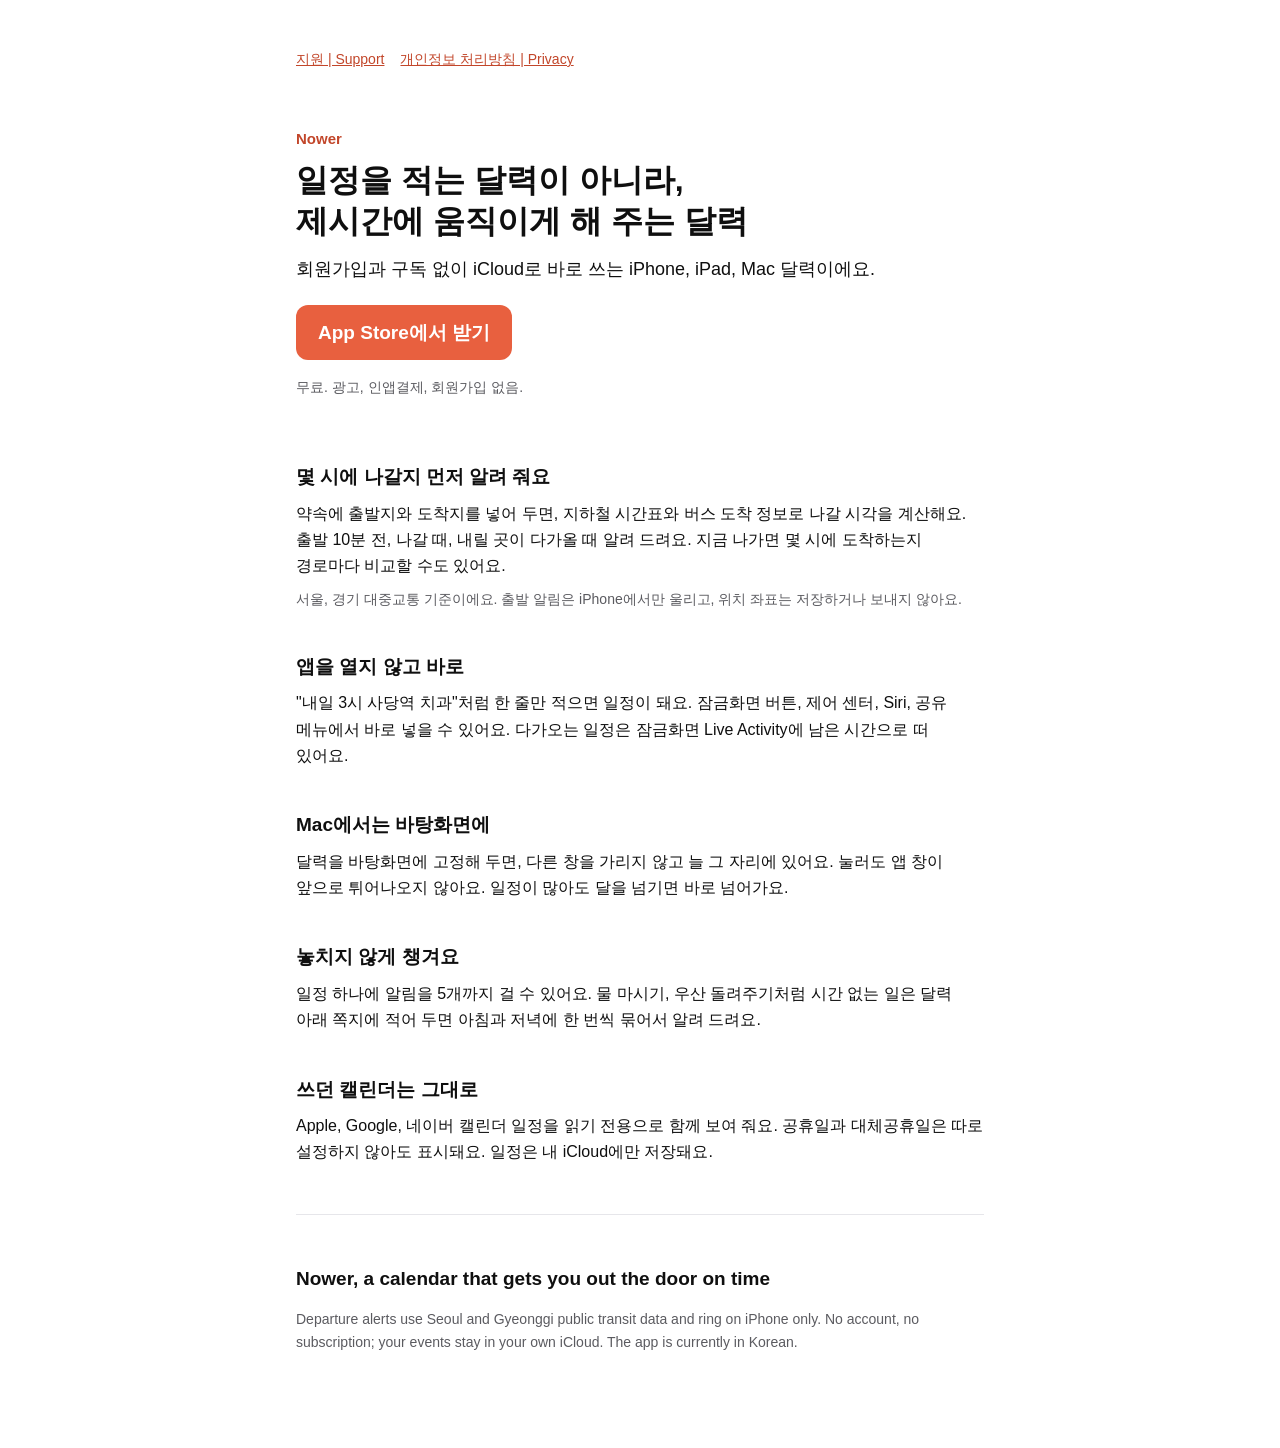
<file: index.html>
<!doctype html><html lang="ko"><head><meta charset="utf-8"><meta name="viewport" content="width=device-width,initial-scale=1">
<title>Nower | 제시간에 움직이게 해 주는 달력</title>
<meta name="description" content="일정을 적는 달력이 아니라, 제시간에 움직이게 해 주는 달력. 회원가입과 구독 없이 iCloud로 바로 쓰는 iPhone, iPad, Mac 달력.">
<link rel="stylesheet" href="style.css"></head><body><main>
<nav><a href="support.html">지원 | Support</a><a href="privacy.html">개인정보 처리방침 | Privacy</a></nav>

<header class="hero">
<p class="eyebrow">Nower</p>
<h1>일정을 적는 달력이 아니라,<br>제시간에 움직이게 해 주는 달력</h1>
<p class="lead">회원가입과 구독 없이 iCloud로 바로 쓰는 iPhone, iPad, Mac 달력이에요.</p>
<p><a class="cta" href="https://apps.apple.com/kr/app/id6743954536">App Store에서 받기</a></p>
<p class="meta">무료. 광고, 인앱결제, 회원가입 없음.</p>
</header>

<section class="point">
<h2>몇 시에 나갈지 먼저 알려 줘요</h2>
<p>약속에 출발지와 도착지를 넣어 두면, 지하철 시간표와 버스 도착 정보로 나갈 시각을 계산해요. 출발 10분 전, 나갈 때, 내릴 곳이 다가올 때 알려 드려요. 지금 나가면 몇 시에 도착하는지 경로마다 비교할 수도 있어요.</p>
<p class="meta">서울, 경기 대중교통 기준이에요. 출발 알림은 iPhone에서만 울리고, 위치 좌표는 저장하거나 보내지 않아요.</p>
</section>

<section class="point">
<h2>앱을 열지 않고 바로</h2>
<p>"내일 3시 사당역 치과"처럼 한 줄만 적으면 일정이 돼요. 잠금화면 버튼, 제어 센터, Siri, 공유 메뉴에서 바로 넣을 수 있어요. 다가오는 일정은 잠금화면 Live Activity에 남은 시간으로 떠 있어요.</p>
</section>

<section class="point">
<h2>Mac에서는 바탕화면에</h2>
<p>달력을 바탕화면에 고정해 두면, 다른 창을 가리지 않고 늘 그 자리에 있어요. 눌러도 앱 창이 앞으로 튀어나오지 않아요. 일정이 많아도 달을 넘기면 바로 넘어가요.</p>
</section>

<section class="point">
<h2>놓치지 않게 챙겨요</h2>
<p>일정 하나에 알림을 5개까지 걸 수 있어요. 물 마시기, 우산 돌려주기처럼 시간 없는 일은 달력 아래 쪽지에 적어 두면 아침과 저녁에 한 번씩 묶어서 알려 드려요.</p>
</section>

<section class="point">
<h2>쓰던 캘린더는 그대로</h2>
<p>Apple, Google, 네이버 캘린더 일정을 읽기 전용으로 함께 보여 줘요. 공휴일과 대체공휴일은 따로 설정하지 않아도 표시돼요. 일정은 내 iCloud에만 저장돼요.</p>
</section>

<hr>

<section lang="en">
<h2>Nower, a calendar that gets you out the door on time</h2>
<p class="meta">Departure alerts use Seoul and Gyeonggi public transit data and ring on iPhone only. No account, no subscription; your events stay in your own iCloud. The app is currently in Korean.</p>
</section>
</main></body></html>
</file>
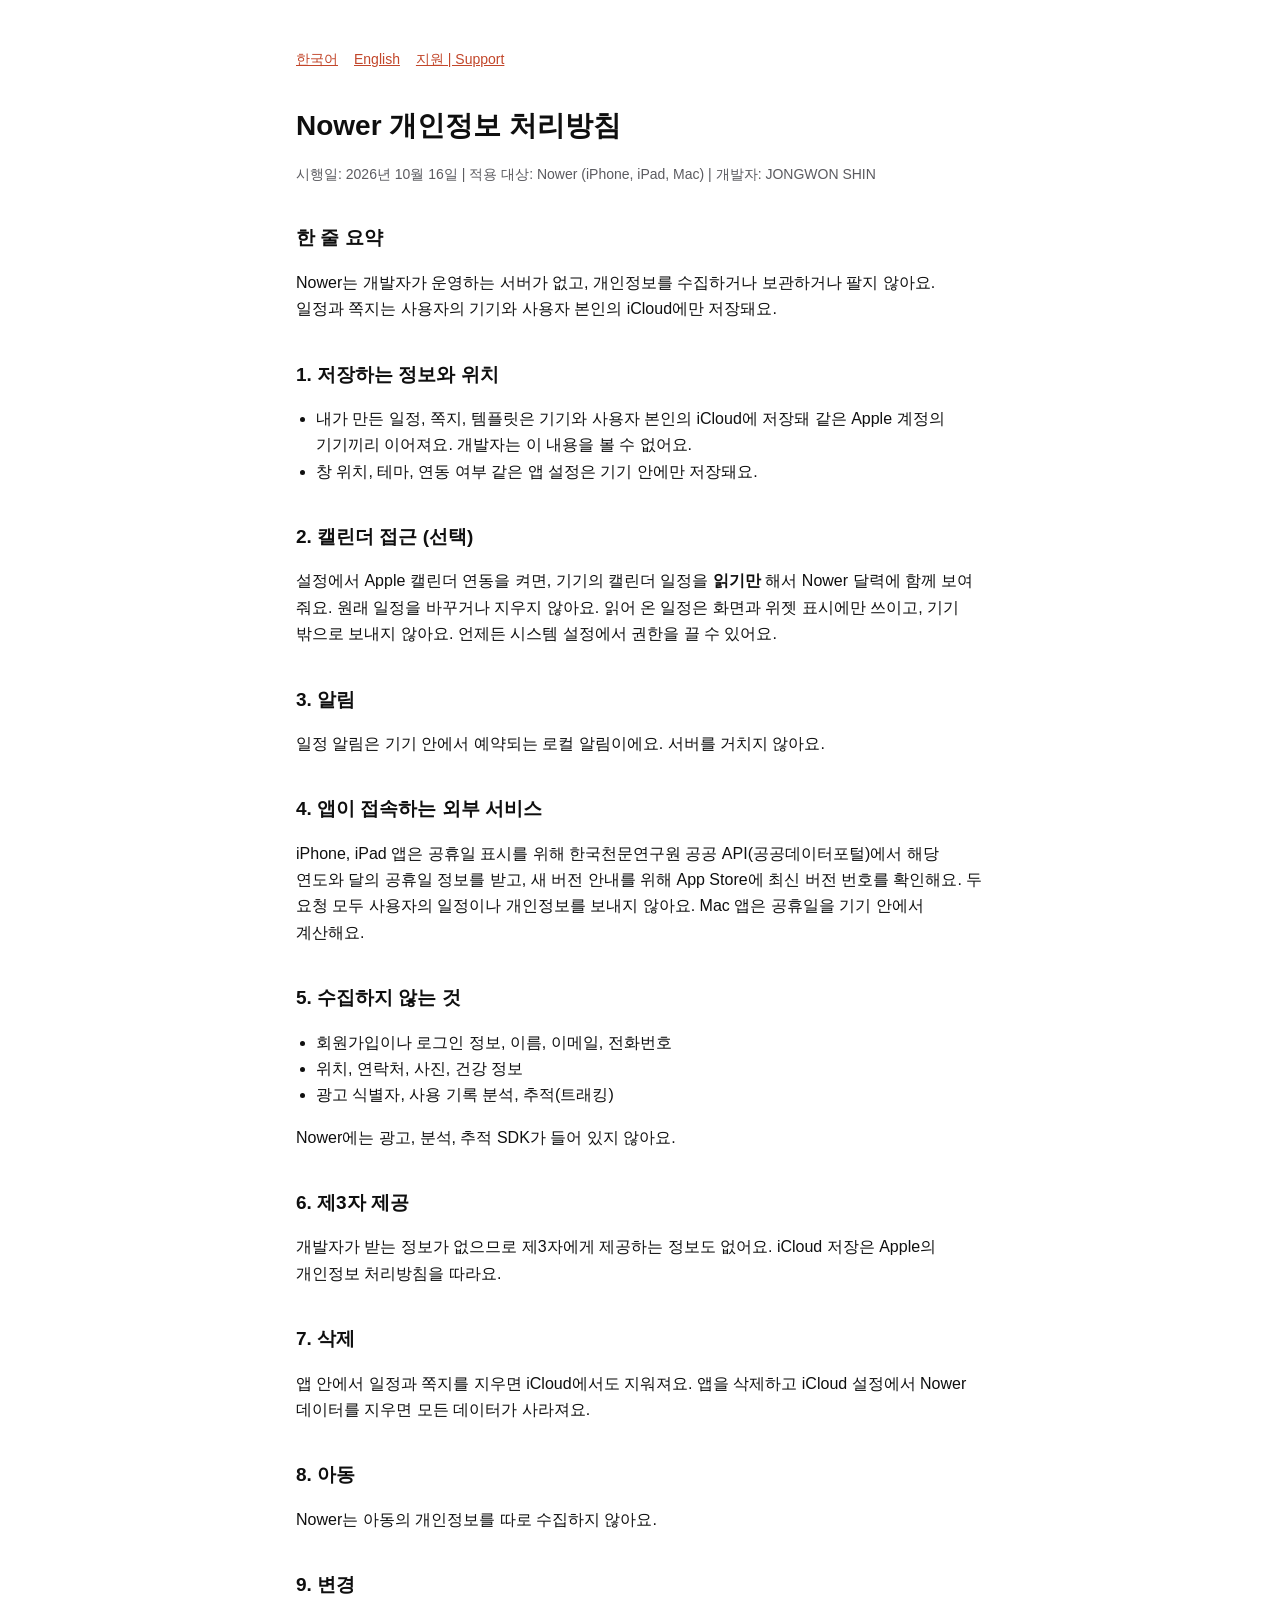
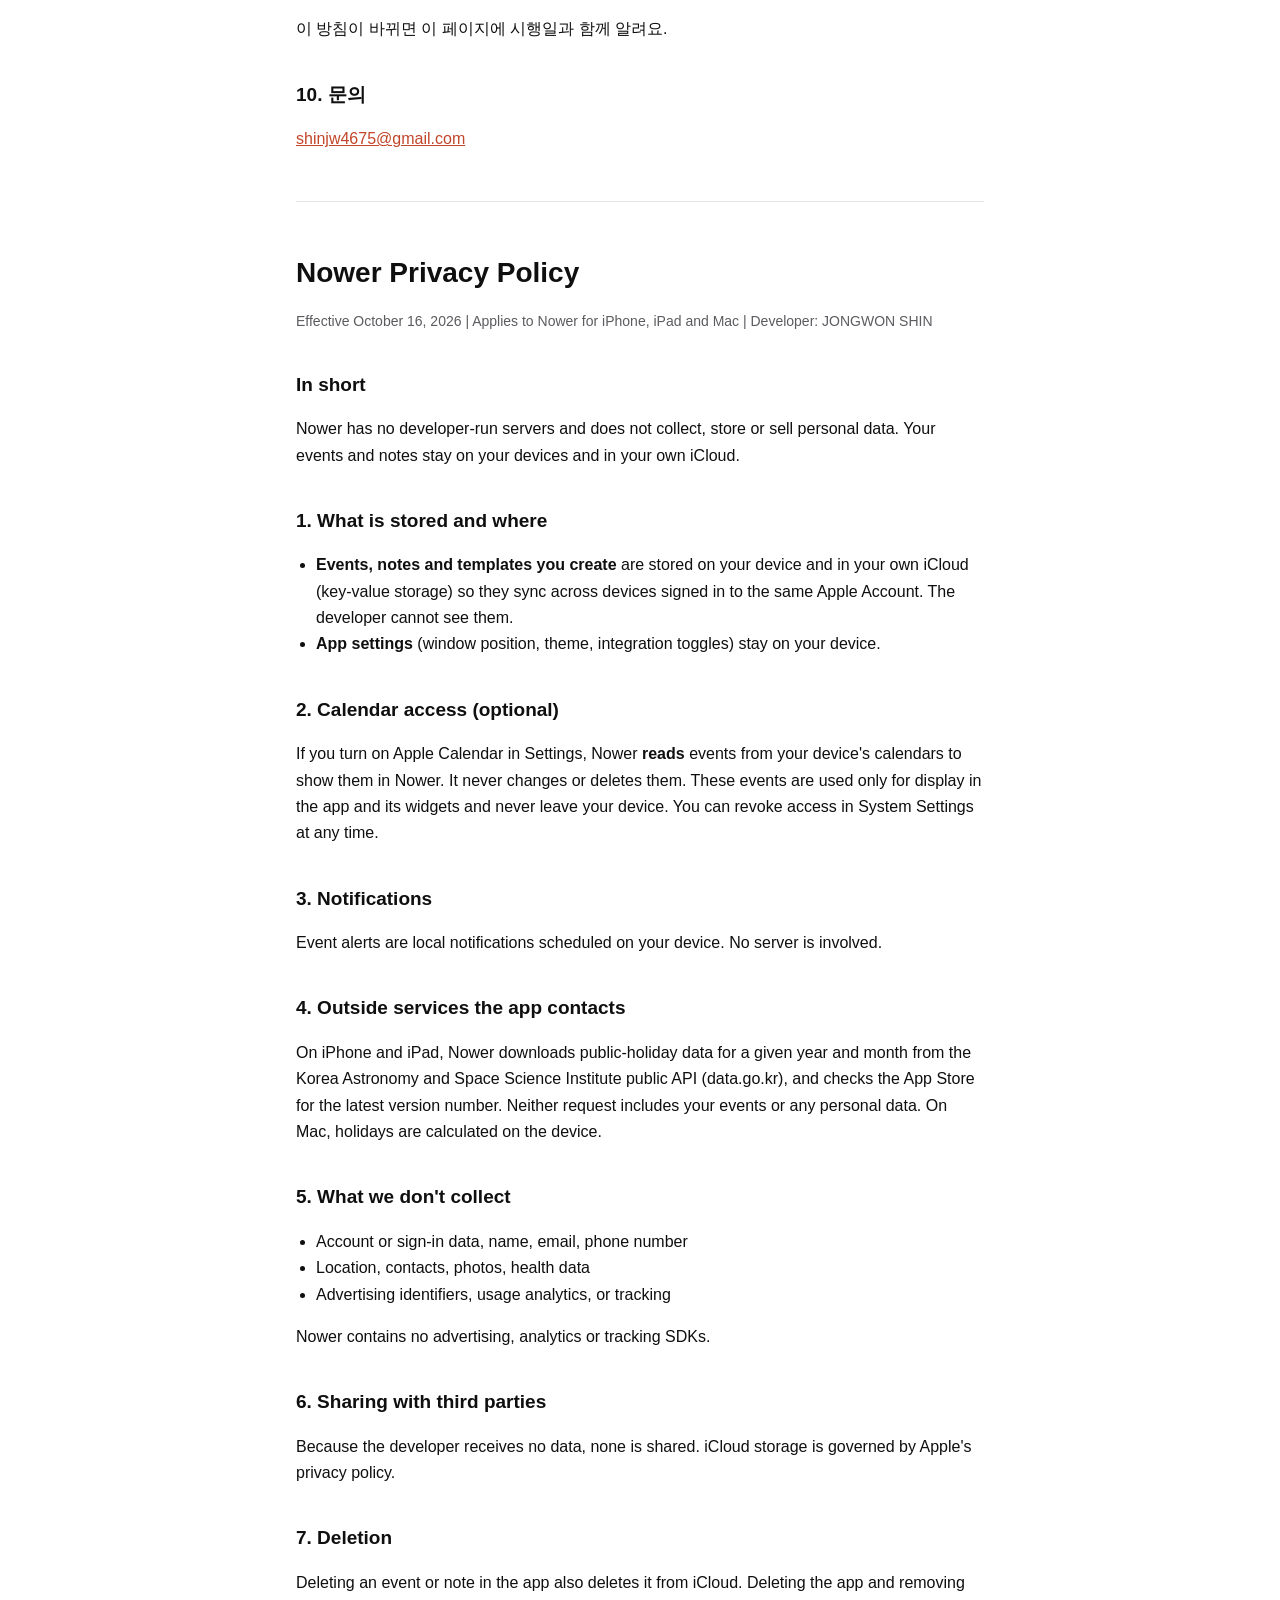
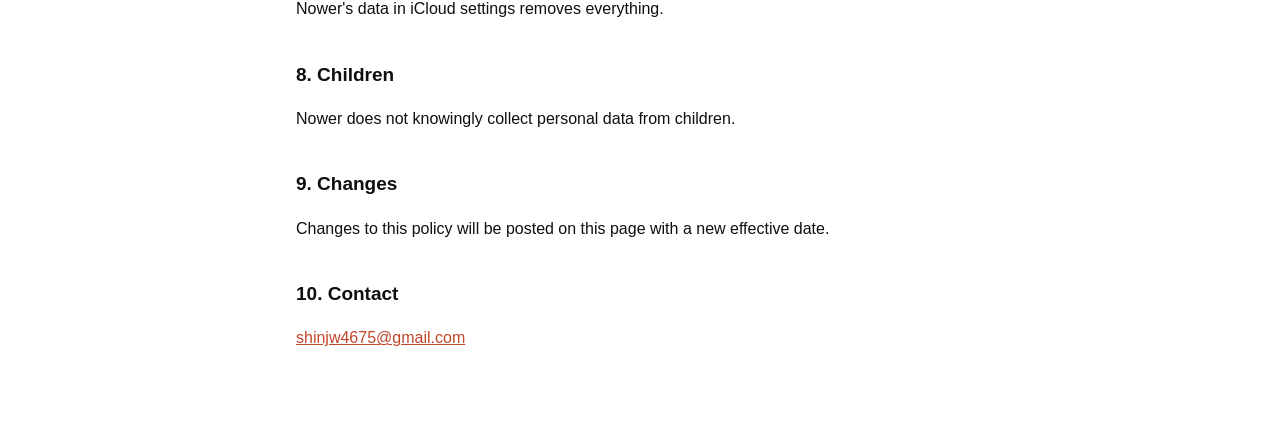
<file: privacy.html>
<!doctype html><html lang="ko"><head><meta charset="utf-8"><meta name="viewport" content="width=device-width,initial-scale=1">
<title>Nower 개인정보 처리방침 | Privacy Policy</title><link rel="stylesheet" href="style.css"></head><body><main>
<nav><a href="#ko">한국어</a><a href="#en">English</a><a href="support.html">지원 | Support</a></nav>

<section id="ko">
<h1>Nower 개인정보 처리방침</h1>
<p class="meta">시행일: 2026년 10월 16일 | 적용 대상: Nower (iPhone, iPad, Mac) | 개발자: JONGWON SHIN</p>

<h2>한 줄 요약</h2>
<p>Nower는 개발자가 운영하는 서버가 없고, 개인정보를 수집하거나 보관하거나 팔지 않아요. 일정과 쪽지는 사용자의 기기와 사용자 본인의 iCloud에만 저장돼요.</p>

<h2>1. 저장하는 정보와 위치</h2>
<ul>
<li>내가 만든 일정, 쪽지, 템플릿은 기기와 사용자 본인의 iCloud에 저장돼 같은 Apple 계정의 기기끼리 이어져요. 개발자는 이 내용을 볼 수 없어요.</li>
<li>창 위치, 테마, 연동 여부 같은 앱 설정은 기기 안에만 저장돼요.</li>
</ul>

<h2>2. 캘린더 접근 (선택)</h2>
<p>설정에서 Apple 캘린더 연동을 켜면, 기기의 캘린더 일정을 <strong>읽기만</strong> 해서 Nower 달력에 함께 보여 줘요. 원래 일정을 바꾸거나 지우지 않아요. 읽어 온 일정은 화면과 위젯 표시에만 쓰이고, 기기 밖으로 보내지 않아요. 언제든 시스템 설정에서 권한을 끌 수 있어요.</p>

<h2>3. 알림</h2>
<p>일정 알림은 기기 안에서 예약되는 로컬 알림이에요. 서버를 거치지 않아요.</p>

<h2>4. 앱이 접속하는 외부 서비스</h2>
<p>iPhone, iPad 앱은 공휴일 표시를 위해 한국천문연구원 공공 API(공공데이터포털)에서 해당 연도와 달의 공휴일 정보를 받고, 새 버전 안내를 위해 App Store에 최신 버전 번호를 확인해요. 두 요청 모두 사용자의 일정이나 개인정보를 보내지 않아요. Mac 앱은 공휴일을 기기 안에서 계산해요.</p>

<h2>5. 수집하지 않는 것</h2>
<ul>
<li>회원가입이나 로그인 정보, 이름, 이메일, 전화번호</li>
<li>위치, 연락처, 사진, 건강 정보</li>
<li>광고 식별자, 사용 기록 분석, 추적(트래킹)</li>
</ul>
<p>Nower에는 광고, 분석, 추적 SDK가 들어 있지 않아요.</p>

<h2>6. 제3자 제공</h2>
<p>개발자가 받는 정보가 없으므로 제3자에게 제공하는 정보도 없어요. iCloud 저장은 Apple의 개인정보 처리방침을 따라요.</p>

<h2>7. 삭제</h2>
<p>앱 안에서 일정과 쪽지를 지우면 iCloud에서도 지워져요. 앱을 삭제하고 iCloud 설정에서 Nower 데이터를 지우면 모든 데이터가 사라져요.</p>

<h2>8. 아동</h2>
<p>Nower는 아동의 개인정보를 따로 수집하지 않아요.</p>

<h2>9. 변경</h2>
<p>이 방침이 바뀌면 이 페이지에 시행일과 함께 알려요.</p>

<h2>10. 문의</h2>
<p><a href="mailto:shinjw4675@gmail.com">shinjw4675@gmail.com</a></p>
</section>

<hr>

<section id="en" lang="en">
<h1>Nower Privacy Policy</h1>
<p class="meta">Effective October 16, 2026 | Applies to Nower for iPhone, iPad and Mac | Developer: JONGWON SHIN</p>

<h2>In short</h2>
<p>Nower has no developer-run servers and does not collect, store or sell personal data. Your events and notes stay on your devices and in your own iCloud.</p>

<h2>1. What is stored and where</h2>
<ul>
<li><strong>Events, notes and templates you create</strong> are stored on your device and in your own iCloud (key-value storage) so they sync across devices signed in to the same Apple Account. The developer cannot see them.</li>
<li><strong>App settings</strong> (window position, theme, integration toggles) stay on your device.</li>
</ul>

<h2>2. Calendar access (optional)</h2>
<p>If you turn on Apple Calendar in Settings, Nower <strong>reads</strong> events from your device's calendars to show them in Nower. It never changes or deletes them. These events are used only for display in the app and its widgets and never leave your device. You can revoke access in System Settings at any time.</p>

<h2>3. Notifications</h2>
<p>Event alerts are local notifications scheduled on your device. No server is involved.</p>

<h2>4. Outside services the app contacts</h2>
<p>On iPhone and iPad, Nower downloads public-holiday data for a given year and month from the Korea Astronomy and Space Science Institute public API (data.go.kr), and checks the App Store for the latest version number. Neither request includes your events or any personal data. On Mac, holidays are calculated on the device.</p>

<h2>5. What we don't collect</h2>
<ul>
<li>Account or sign-in data, name, email, phone number</li>
<li>Location, contacts, photos, health data</li>
<li>Advertising identifiers, usage analytics, or tracking</li>
</ul>
<p>Nower contains no advertising, analytics or tracking SDKs.</p>

<h2>6. Sharing with third parties</h2>
<p>Because the developer receives no data, none is shared. iCloud storage is governed by Apple's privacy policy.</p>

<h2>7. Deletion</h2>
<p>Deleting an event or note in the app also deletes it from iCloud. Deleting the app and removing Nower's data in iCloud settings removes everything.</p>

<h2>8. Children</h2>
<p>Nower does not knowingly collect personal data from children.</p>

<h2>9. Changes</h2>
<p>Changes to this policy will be posted on this page with a new effective date.</p>

<h2>10. Contact</h2>
<p><a href="mailto:shinjw4675@gmail.com">shinjw4675@gmail.com</a></p>
</section>
</main></body></html>
</file>
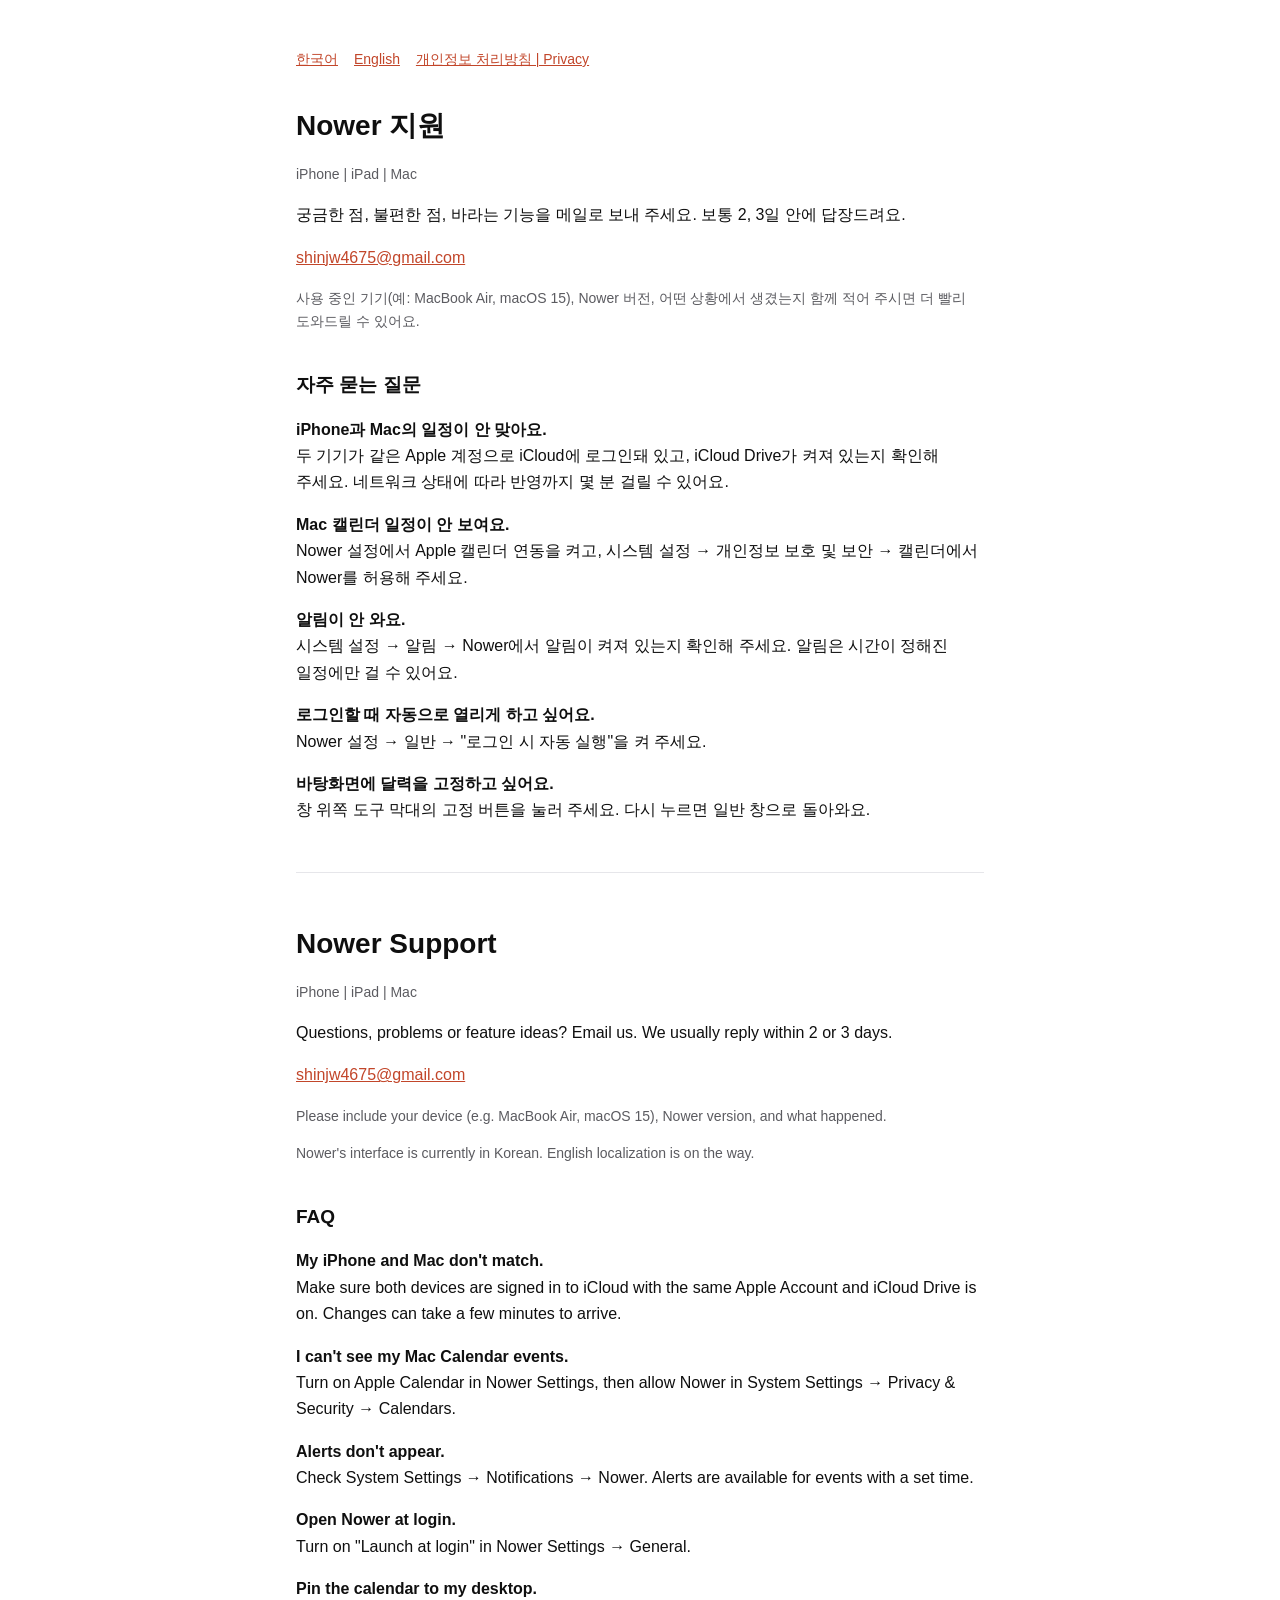
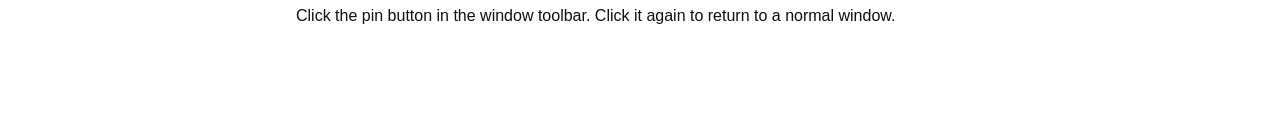
<file: support.html>
<!doctype html><html lang="ko"><head><meta charset="utf-8"><meta name="viewport" content="width=device-width,initial-scale=1">
<title>Nower 지원 | Support</title><link rel="stylesheet" href="style.css"></head><body><main>
<nav><a href="#ko">한국어</a><a href="#en">English</a><a href="privacy.html">개인정보 처리방침 | Privacy</a></nav>

<section id="ko">
<h1>Nower 지원</h1>
<p class="meta">iPhone | iPad | Mac</p>
<p>궁금한 점, 불편한 점, 바라는 기능을 메일로 보내 주세요. 보통 2, 3일 안에 답장드려요.</p>
<p><a href="mailto:shinjw4675@gmail.com?subject=%5BNower%5D%20%EB%AC%B8%EC%9D%98">shinjw4675@gmail.com</a></p>
<p class="meta">사용 중인 기기(예: MacBook Air, macOS 15), Nower 버전, 어떤 상황에서 생겼는지 함께 적어 주시면 더 빨리 도와드릴 수 있어요.</p>

<h2>자주 묻는 질문</h2>
<p><strong>iPhone과 Mac의 일정이 안 맞아요.</strong><br>두 기기가 같은 Apple 계정으로 iCloud에 로그인돼 있고, iCloud Drive가 켜져 있는지 확인해 주세요. 네트워크 상태에 따라 반영까지 몇 분 걸릴 수 있어요.</p>
<p><strong>Mac 캘린더 일정이 안 보여요.</strong><br>Nower 설정에서 Apple 캘린더 연동을 켜고, 시스템 설정 → 개인정보 보호 및 보안 → 캘린더에서 Nower를 허용해 주세요.</p>
<p><strong>알림이 안 와요.</strong><br>시스템 설정 → 알림 → Nower에서 알림이 켜져 있는지 확인해 주세요. 알림은 시간이 정해진 일정에만 걸 수 있어요.</p>
<p><strong>로그인할 때 자동으로 열리게 하고 싶어요.</strong><br>Nower 설정 → 일반 → "로그인 시 자동 실행"을 켜 주세요.</p>
<p><strong>바탕화면에 달력을 고정하고 싶어요.</strong><br>창 위쪽 도구 막대의 고정 버튼을 눌러 주세요. 다시 누르면 일반 창으로 돌아와요.</p>
</section>

<hr>

<section id="en" lang="en">
<h1>Nower Support</h1>
<p class="meta">iPhone | iPad | Mac</p>
<p>Questions, problems or feature ideas? Email us. We usually reply within 2 or 3 days.</p>
<p><a href="mailto:shinjw4675@gmail.com?subject=%5BNower%5D%20Support">shinjw4675@gmail.com</a></p>
<p class="meta">Please include your device (e.g. MacBook Air, macOS 15), Nower version, and what happened.</p>
<p class="meta">Nower's interface is currently in Korean. English localization is on the way.</p>

<h2>FAQ</h2>
<p><strong>My iPhone and Mac don't match.</strong><br>Make sure both devices are signed in to iCloud with the same Apple Account and iCloud Drive is on. Changes can take a few minutes to arrive.</p>
<p><strong>I can't see my Mac Calendar events.</strong><br>Turn on Apple Calendar in Nower Settings, then allow Nower in System Settings → Privacy &amp; Security → Calendars.</p>
<p><strong>Alerts don't appear.</strong><br>Check System Settings → Notifications → Nower. Alerts are available for events with a set time.</p>
<p><strong>Open Nower at login.</strong><br>Turn on "Launch at login" in Nower Settings → General.</p>
<p><strong>Pin the calendar to my desktop.</strong><br>Click the pin button in the window toolbar. Click it again to return to a normal window.</p>
</section>
</main></body></html>
</file>
<file: style.css>
:root{--bg:#fff;--fg:#0F0F0F;--muted:#5b5b60;--accent:#C2462A;--line:#e6e6ea}
@media (prefers-color-scheme:dark){:root{--bg:#000;--fg:#F5F5F7;--muted:#a1a1a8;--accent:#F08A6E;--line:#2c2c2e}}
*{box-sizing:border-box}body{margin:0;background:var(--bg);color:var(--fg);font:16px/1.65 -apple-system,BlinkMacSystemFont,"Apple SD Gothic Neo","Segoe UI",sans-serif}
main{max-width:720px;margin:0 auto;padding:48px 16px 80px}h1{font-size:28px;margin:0 0 4px}h2{font-size:19px;margin:36px 0 8px}
.meta{color:var(--muted);font-size:14px}a{color:var(--accent)}nav{display:flex;gap:16px;font-size:14px;margin-bottom:32px}
hr{border:0;border-top:1px solid var(--line);margin:48px 0}ul{padding-left:20px}
.hero{padding:24px 0 8px}.hero h1{font-size:32px;line-height:1.3;margin:0 0 12px;text-wrap:balance}.eyebrow{color:var(--accent);font-weight:700;font-size:15px;margin:0 0 8px}
.lead{font-size:18px;margin:0 0 20px}.cta{display:inline-block;background:#E8603F;color:#fff;font-weight:700;font-size:19px;padding:12px 22px;border-radius:12px;text-decoration:none}
.point{margin-top:40px}.point h2{margin:0 0 8px}.point p{margin:0 0 8px}
@media (max-width:480px){.hero h1{font-size:26px}.lead{font-size:16px}}
main{word-break:keep-all;overflow-wrap:anywhere}
</file>
